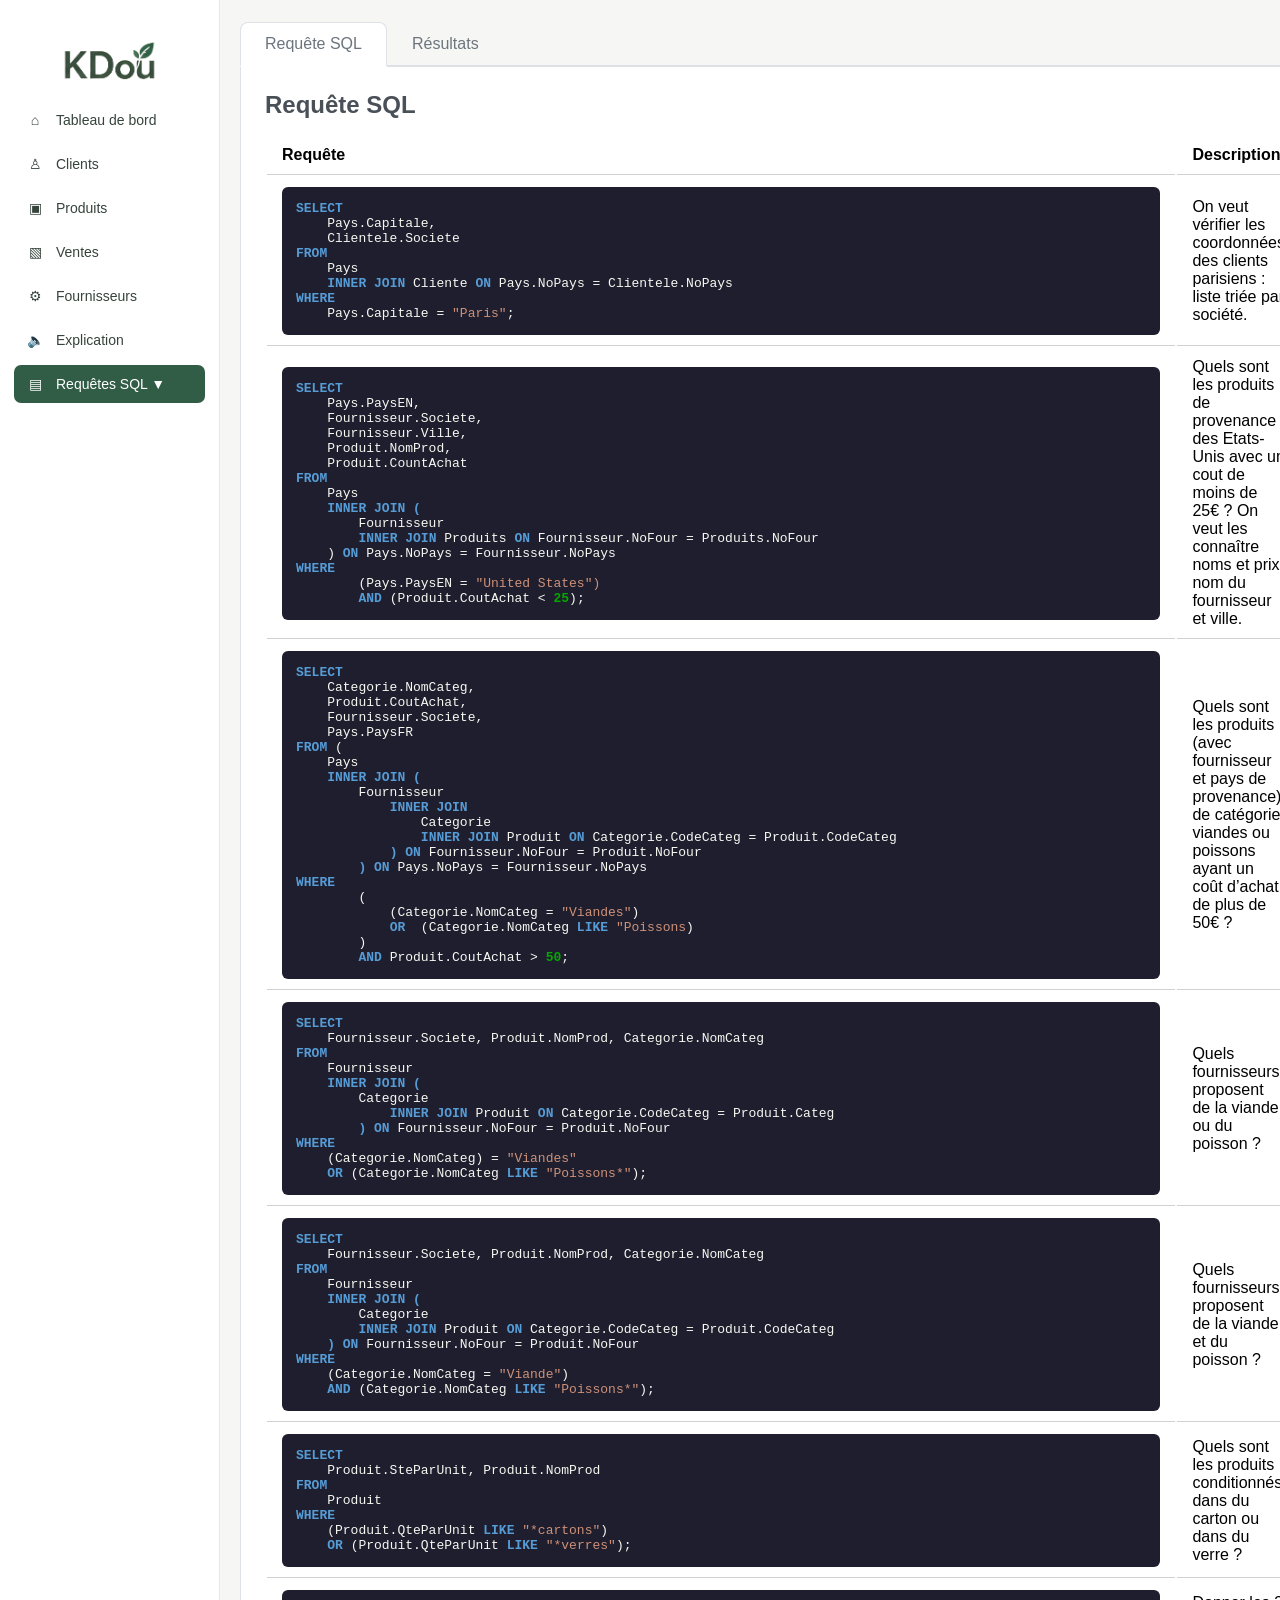
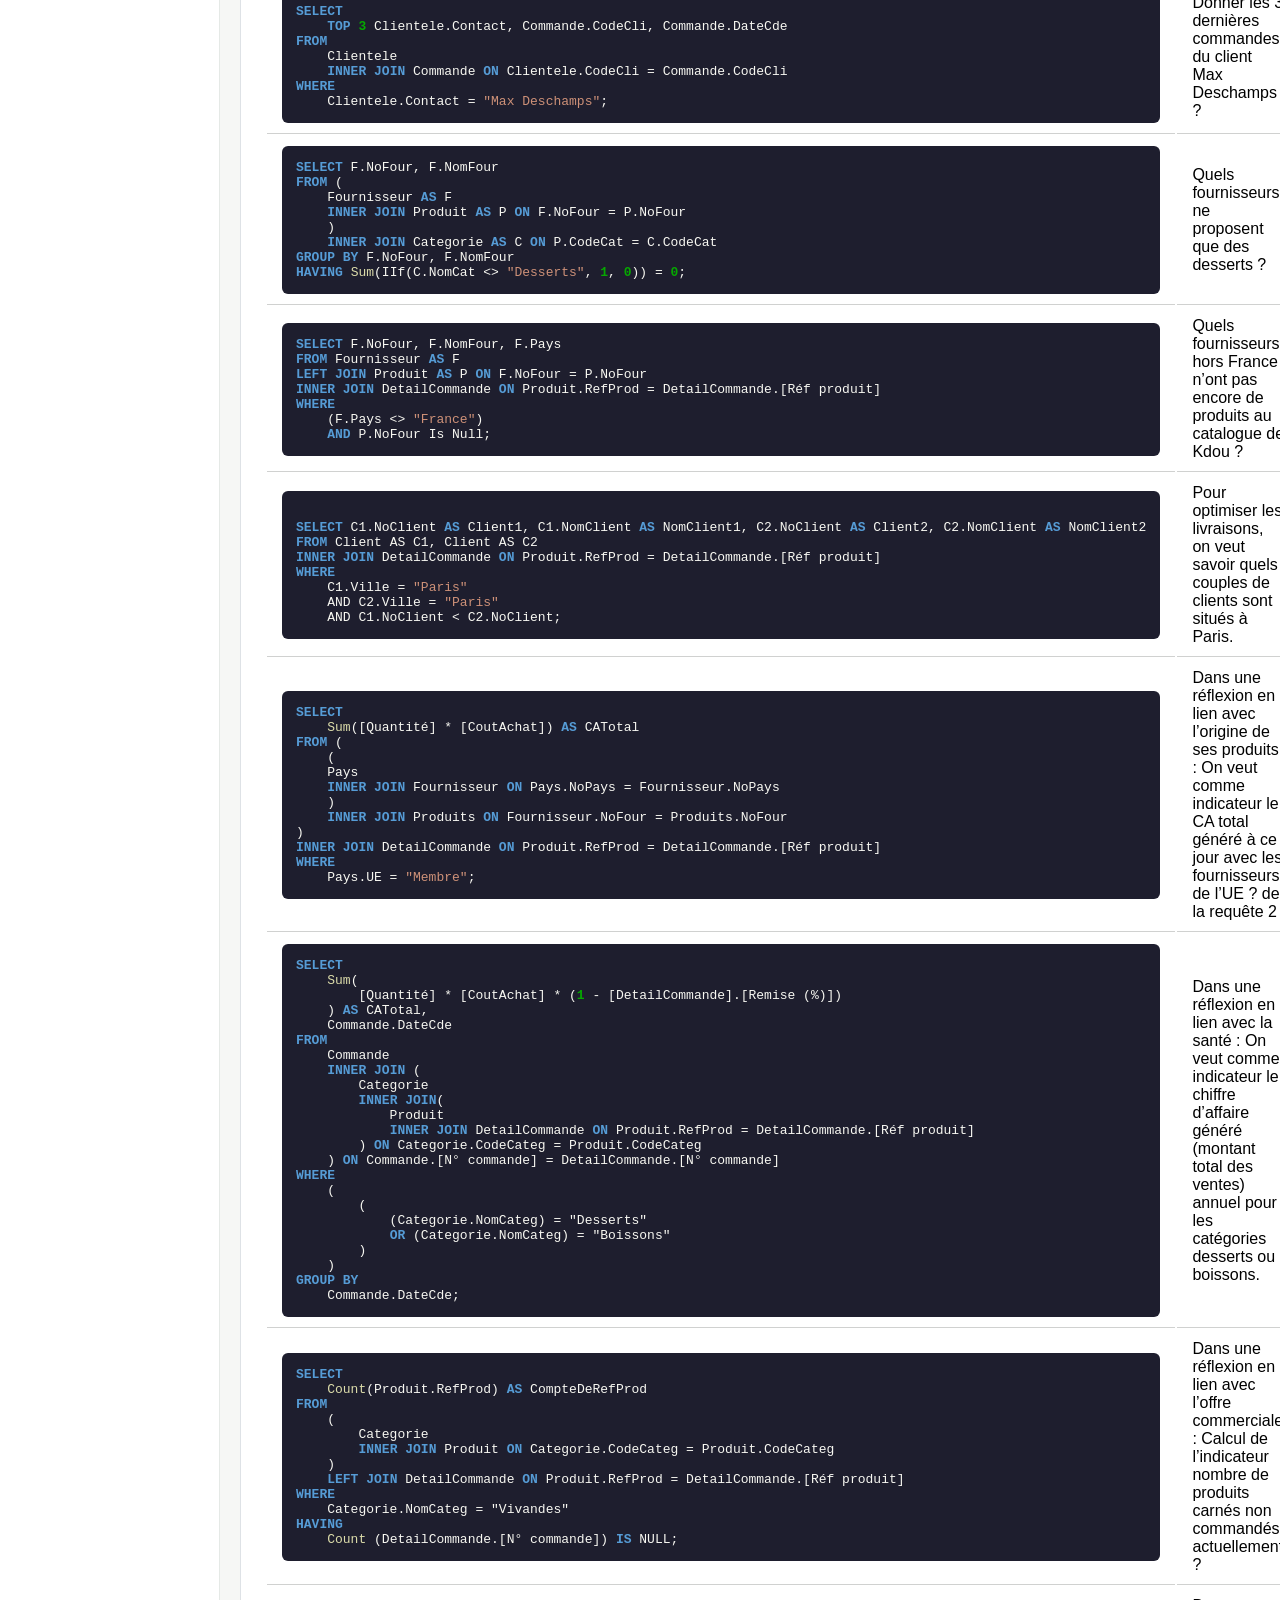
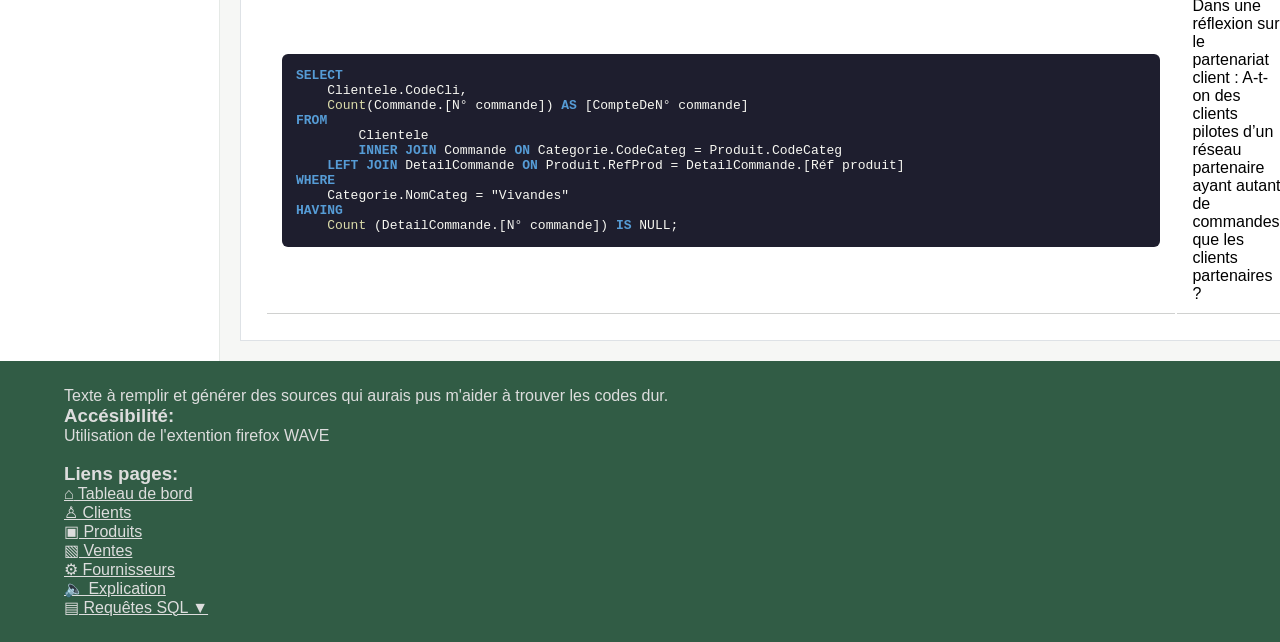
<file: index.html>
<!DOCTYPE html>
<html lang="en">
<head>
    <meta charset="UTF-8">
    <meta name="viewport" content="width=device-width, initial-scale=1.0">
    <link rel="stylesheet" href="style.css">
    <link rel="shortcut icon" href="image/logo_sf.png" type="image/x-icon">
    <title>SAE BD Kdou</title>
</head>
<body>
    <main class="layout">
        <aside class="sidebar">
            <div class="image-centree">
                <img src="image/logo_sf.png" alt="Logo de l'entreprise" width="50%" height="auto">
            </div>

            <nav aria-label="Navigation principale">
                <ul>
                    <li><a href="#"><span>⌂</span> Tableau de bord</a></li>
                    <li><a href="#"><span>♙</span> Clients</a></li>
                    <li><a href="#"><span>▣</span> Produits</a></li>
                    <li><a href="#"><span>▧</span> Ventes</a></li>
                    <li><a href="#"><span>⚙</span> Fournisseurs</a></li>
                    <li><a href="page_explication.html"><span>🔈</span> Explication</a></li>
                    <li><a class="active deroule" href="index.html"><span>▤</span> Requêtes SQL ▼</a>
                        <ul class="sous">
                            <li><a href="#re1">Requet 1</a></li>
                            <li><a href="#re2">Requet 2</a></li>
                            <li><a href="#re3">Requet 3</a></li>
                            <li><a href="#re4">Requet 4</a></li>
                            <li><a href="#re5">Requet 5</a></li>
                        </ul>
                    </li>
                </ul>
            </nav>
        </aside>

        <div class="container">
            <input type="radio" name="tabs" id="tab-signin" checked>
            <input type="radio" name="tabs" id="tab-signup">

            <div class="tab-navigation">
                <label for="tab-signin" class="tab-label">Requête SQL</label>
                <label for="tab-signup" class="tab-label">Résultats</label>
            </div>

            <div class="tab-content">
                <div class="tab-pane" id="signin">
                <h2>Requête SQL</h2>
                <table>
                    <thead>
                        <tr>
                            <th>Requête</th>
                            <th>Description</th>
                        </tr>
                    </thead>
                    <tbody>
                        <tr id="re1">
<td><code class="code"><span class="bl">SELECT</span>
    Pays.Capitale,
    Clientele.Societe
<span class="bl">FROM</span>
    Pays
    <span class="bl">INNER JOIN</span> Cliente <span class="bl">ON</span> Pays.NoPays = Clientele.NoPays
<span class="bl">WHERE</span>
    Pays.Capitale = <span class="str">"Paris"</span>;</code></td>
                        <td>On veut vérifier les coordonnées des clients parisiens : liste triée par société.</td>
                        </tr>
                        <tr>
<td><code class="code"><span class="bl">SELECT</span>
    Pays.PaysEN,
    Fournisseur.Societe,
    Fournisseur.Ville,
    Produit.NomProd,
    Produit.CountAchat
<span class="bl">FROM</span>
    Pays
    <span class="bl">INNER JOIN (</span> 
        Fournisseur 
        <span class="bl">INNER JOIN</span> Produits <span class="bl">ON</span> Fournisseur.NoFour = Produits.NoFour
    ) <span class="bl">ON</span> Pays.NoPays = Fournisseur.NoPays
<span class="bl">WHERE</span>
        (Pays.PaysEN = <span class="str">"United States")</span>
        <span class="bl">AND</span> (Produit.CoutAchat < <span class="gr">25</span>);</code></td>
                        <td>Quels sont les produits de provenance des Etats-Unis avec un cout de moins de 25€ ? On veut les connaître noms et prix, nom du fournisseur et ville.</td>
                        </tr>
                        <tr>
<td><code class="code"><span class="bl">SELECT</span>
    Categorie.NomCateg,
    Produit.CoutAchat,
    Fournisseur.Societe,
    Pays.PaysFR
<span class="bl">FROM</span> (
    Pays
    <span class="bl">INNER JOIN (</span> 
        Fournisseur 
            <span class="bl">INNER JOIN</span> 
                Categorie 
                <span class="bl">INNER JOIN</span> Produit <span class="bl">ON</span> Categorie.CodeCateg = Produit.CodeCateg
            <span class="bl">) ON</span> Fournisseur.NoFour = Produit.NoFour
        <span class="bl">) ON</span> Pays.NoPays = Fournisseur.NoPays
<span class="bl">WHERE</span>
        (
            (Categorie.NomCateg = <span class="str">"Viandes"</span>)
            <span class="bl">OR </span> (Categorie.NomCateg <span class="bl">LIKE</span> <span class="str">"Poissons</span>)
        )
        <span class="bl">AND</span> Produit.CoutAchat > <span class="gr">50</span>;</code></td>
                        <td>Quels sont les produits (avec fournisseur et pays de provenance) de catégorie viandes ou poissons ayant un coût d’achat de plus de 50€ ?</td>
                        </tr>
                        <tr>
<td><code class="code"><span class="bl">SELECT</span>
    Fournisseur.Societe, Produit.NomProd, Categorie.NomCateg
<span class="bl">FROM</span>
    Fournisseur
    <span class="bl">INNER JOIN ( </span> 
        Categorie 
            <span class="bl">INNER JOIN</span> Produit <span class="bl">ON</span> Categorie.CodeCateg = Produit.Categ
        <span class="bl">) ON</span> Fournisseur.NoFour = Produit.NoFour
<span class="bl">WHERE</span>
    (Categorie.NomCateg) = <span class="str">"Viandes"</span>
    <span class="bl">OR</span> (Categorie.NomCateg <span class="bl">LIKE</span> <span class="str">"Poissons*"</span>);</code></td>
                        <td>Quels fournisseurs proposent de la viande ou du poisson ?</td>
                        </tr>
                        <tr>
<td><code class="code"><span class="bl">SELECT</span>
    Fournisseur.Societe, Produit.NomProd, Categorie.NomCateg
<span class="bl">FROM</span>
    Fournisseur
    <span class="bl">INNER JOIN (</span>
        Categorie
        <span class="bl">INNER JOIN</span> Produit <span class="bl">ON</span> Categorie.CodeCateg = Produit.CodeCateg 
    <span class="bl">) ON</span> Fournisseur.NoFour = Produit.NoFour
<span class="bl">WHERE</span>
    (Categorie.NomCateg = <span class="str">"Viande"</span>)
    <span class="bl">AND</span> (Categorie.NomCateg <span class="bl">LIKE</span> <span class="str">"Poissons*"</span>);</code></td>
                        <td>Quels fournisseurs proposent de la viande et du poisson ?</td>
                        </tr>
                        <tr>
<td><code class="code"><span class="bl">SELECT</span>
    Produit.SteParUnit, Produit.NomProd
<span class="bl">FROM</span> 
    Produit
<span class="bl">WHERE</span>
    (Produit.QteParUnit <span class="bl">LIKE</span> <span class="str">"*cartons"</span>)
    <span class="bl">OR</span> (Produit.QteParUnit <span class="bl">LIKE</span> <span class="str">"*verres"</span>);</code></td>
                        <td>Quels sont les produits conditionnés dans du carton ou dans du verre ?</td>
                        </tr>
                        <tr>
<td><code class="code"><span class="bl">SELECT</span>
    <span class="bl">TOP</span> <span class="gr">3</span> Clientele.Contact, Commande.CodeCli, Commande.DateCde
<span class="bl">FROM</span> 
    Clientele
    <span class="bl">INNER JOIN</span> Commande <span class="bl">ON</span> Clientele.CodeCli = Commande.CodeCli
<span class="bl">WHERE</span>
    Clientele.Contact = <span class="str">"Max Deschamps"</span>;</code></td>
                        <td>Donner les 3 dernières commandes du client Max Deschamps ?</td>
                        </tr>
                        <tr>
<td><code class="code"><span class="bl">SELECT</span> F.NoFour, F.NomFour
<span class="bl">FROM</span> (
    Fournisseur <span class="bl">AS</span> F
    <span class="bl">INNER JOIN</span> Produit <span class="bl">AS</span> P <span class="bl">ON</span> F.NoFour = P.NoFour
    )
    <span class="bl">INNER JOIN</span> Categorie <span class="bl">AS</span> C <span class="bl">ON</span> P.CodeCat = C.CodeCat
<span class="bl">GROUP BY</span> F.NoFour, F.NomFour
<span class="bl">HAVING</span> <span class="fn">Sum</span>(IIf(C.NomCat <> <span class="str">"Desserts"</span>, <span class="gr">1</span>, <span class="gr">0</span>)) = <span class="gr">0</span>;</code></td>
                        <td>Quels fournisseurs ne proposent que des desserts ?</td>
                        </tr>
                        <tr>
<td><code class="code"><span class="bl">SELECT</span> F.NoFour, F.NomFour, F.Pays
<span class="bl">FROM</span> Fournisseur <span class="bl">AS</span> F
<span class="bl">LEFT JOIN</span> Produit <span class="bl">AS</span> P <span class="bl">ON</span> F.NoFour = P.NoFour
<span class="bl">INNER JOIN</span> DetailCommande <span class="bl">ON</span> Produit.RefProd = DetailCommande.[Réf produit]
<span class="bl">WHERE</span>
    (F.Pays <> <span class="str">"France"</span>)
    <span class="bl">AND</span> P.NoFour Is Null;</code></td>
                        <td>Quels fournisseurs hors France n’ont pas encore de produits au catalogue de Kdou ?</td>
                        </tr>
                        <tr>
<td><code class="code">
<span class="bl">SELECT</span> C1.NoClient <span class="bl">AS</span> Client1, C1.NomClient <span class="bl">AS</span> NomClient1, C2.NoClient <span class="bl">AS</span> Client2, C2.NomClient <span class="bl">AS</span> NomClient2
<span class="bl">FROM</span> Client AS C1, Client AS C2
<span class="bl">INNER JOIN</span> DetailCommande <span class="bl">ON</span> Produit.RefProd = DetailCommande.[Réf produit]
<span class="bl">WHERE</span>
    C1.Ville = <span class="str">"Paris"</span>
    AND C2.Ville = <span class="str">"Paris"</span>
    AND C1.NoClient < C2.NoClient;</code></td>
                        <td>Pour optimiser les livraisons, on veut savoir quels couples de clients sont situés à Paris.</td>
                        </tr>
                        <tr id="re2">
<td><code class="code"><span class="bl">SELECT</span>
    <span class="fn">Sum</span>([Quantité] * [CoutAchat]) <span class="bl">AS</span> CATotal
<span class="bl">FROM</span> (
    (
    Pays
    <span class="bl">INNER JOIN</span> Fournisseur <span class="bl">ON</span> Pays.NoPays = Fournisseur.NoPays
    )
    <span class="bl">INNER JOIN</span> Produits <span class="bl">ON</span> Fournisseur.NoFour = Produits.NoFour
)
<span class="bl">INNER JOIN</span> DetailCommande <span class="bl">ON</span> Produit.RefProd = DetailCommande.[Réf produit]
<span class="bl">WHERE</span>
    Pays.UE = <span class="str">"Membre"</span>;</code>
                        <td>Dans une réflexion en lien avec l’origine de ses produits : On veut comme indicateur le CA total généré à ce jour avec les fournisseurs de l’UE ? de la requête 2</td>
                        </tr>
                        <tr id="re3">
<td><code class="code"><span class="bl">SELECT</span>
    <span class="fn">Sum</span>(
        [Quantité] * [CoutAchat] * (<span class="gr">1</span> - [DetailCommande].[Remise (%)])
    ) <span class="bl">AS</span> CATotal,
    Commande.DateCde
<span class="bl">FROM</span> 
    Commande
    <span class="bl">INNER JOIN</span> (
        Categorie
        <span class="bl">INNER JOIN</span>(
            Produit
            <span class="bl">INNER JOIN</span> DetailCommande <span class="bl">ON</span> Produit.RefProd = DetailCommande.[Réf produit]
        ) <span class="bl">ON</span> Categorie.CodeCateg = Produit.CodeCateg
    ) <span class="bl">ON</span> Commande.[N° commande] = DetailCommande.[N° commande]
<span class="bl">WHERE</span>
    (
        (
            (Categorie.NomCateg) = "Desserts"
            <span class="bl">OR</span> (Categorie.NomCateg) = "Boissons"
        )
    )
<span class="bl">GROUP BY</span> 
    Commande.DateCde;</code></td>
                            <td>Dans une réflexion en lien avec la santé : On veut comme indicateur le chiffre d’affaire généré (montant total des ventes) annuel pour les catégories desserts ou boissons.</td>
                        </tr>
                        <tr id="re4">
<td><code class="code"><span class="bl">SELECT</span>
    <span class="fn">Count</span>(Produit.RefProd) <span class="bl">AS</span> CompteDeRefProd
<span class="bl">FROM</span> 
    (
        Categorie
        <span class="bl">INNER JOIN</span> Produit <span class="bl">ON</span> Categorie.CodeCateg = Produit.CodeCateg
    )
    <span class="bl">LEFT JOIN</span> DetailCommande <span class="bl">ON</span> Produit.RefProd = DetailCommande.[Réf produit]
<span class="bl">WHERE</span>
    Categorie.NomCateg = "Vivandes"
<span class="bl">HAVING</span>
    <span class="fn">Count</span> (DetailCommande.[N° commande]) <span class="bl">IS</span> NULL;</code></td>
                            <td>Dans une réflexion en lien avec l’offre commerciale : Calcul de l’indicateur nombre de produits carnés non commandés actuellement ?</td>
                        </tr>
                        <tr id="re5">
<td><code class="code"><span class="bl">SELECT</span>
    Clientele.CodeCli,
    <span class="fn">Count</span>(Commande.[N° commande]) <span class="bl">AS</span> [CompteDeN° commande]
<span class="bl">FROM</span> 
        Clientele
        <span class="bl">INNER JOIN</span> Commande <span class="bl">ON</span> Categorie.CodeCateg = Produit.CodeCateg
    <span class="bl">LEFT JOIN</span> DetailCommande <span class="bl">ON</span> Produit.RefProd = DetailCommande.[Réf produit]
<span class="bl">WHERE</span>
    Categorie.NomCateg = "Vivandes"
<span class="bl">HAVING</span>
    <span class="fn">Count</span> (DetailCommande.[N° commande]) <span class="bl">IS</span> NULL;</code></td>
                            <td>Dans une réflexion sur le partenariat client : A-t-on des clients pilotes d’un réseau partenaire ayant autant de commandes que les clients partenaires ?</td>
                        </tr>
                    </tbody>
                </table>
                </div>
                <div class="tab-pane" id="signup">
                    <h2>Résultats</h2>
                    <p>Les résultats des requêtes SQL seront affichés ici.</p>
                    <ul class="result-list">
                        <li class="result-list2">✅ Validé</li>
                        <li class="result-list2">✅ Validé</li>
                        <li class="result-list2">✅ Validé</li>
                        <li class="result-list2">✅ Validé</li>
                        <li class="result-list2">✅ Validé</li>
                        <li class="result-list2">✅ Validé</li>
                        <li class="result-list2">✅ Validé</li>
                        <li class="result-list2">✅ Validé</li>
                        <li class="result-list2">✅ Validé</li>
                        <li class="result-list2">✅ Validé</li>
                        <li class="result-list2">✅ Validé</li>
                        <li class="result-list2">✅ Validé</li>
                        <li class="result-list2">✅ Validé</li>
                        <li class="result-list2">✅ Validé</li>
                    </ul>
                </div>
            </div>
        </div>








        
    </main>
    <footer>
        <p>Texte à remplir et générer des sources qui aurais pus m'aider à trouver les codes dur.</p>
        <h3>Accésibilité:</h3>
        <p>Utilisation de l'extention firefox WAVE</p><br>
        <h3>Liens pages:</h3>
        <ul>
            <li><a href="#"><span>⌂</span> Tableau de bord</a></li>
            <li><a href="#"><span>♙</span> Clients</a></li>
            <li><a href="#"><span>▣</span> Produits</a></li>
            <li><a href="#"><span>▧</span> Ventes</a></li>
            <li><a href="#"><span>⚙</span> Fournisseurs</a></li>
            <li><a href="page_explication.html"><span>🔈</span> Explication</a></li>
            <li><a href="index.html"><span>▤</span> Requêtes SQL ▼</a>
                <ul class="sous">
                    <li><a href="#">Requet 1</a></li>
                    <li><a href="#">Requet 2</a></li>
                    <li><a href="#">Requet 3</a></li>
                    <li><a href="#">Requet 4</a></li>
                    <li><a href="#">Requet 5</a></li>
                </ul>
            </li>
        </ul>
    </footer>
</body>
</html>
</file>
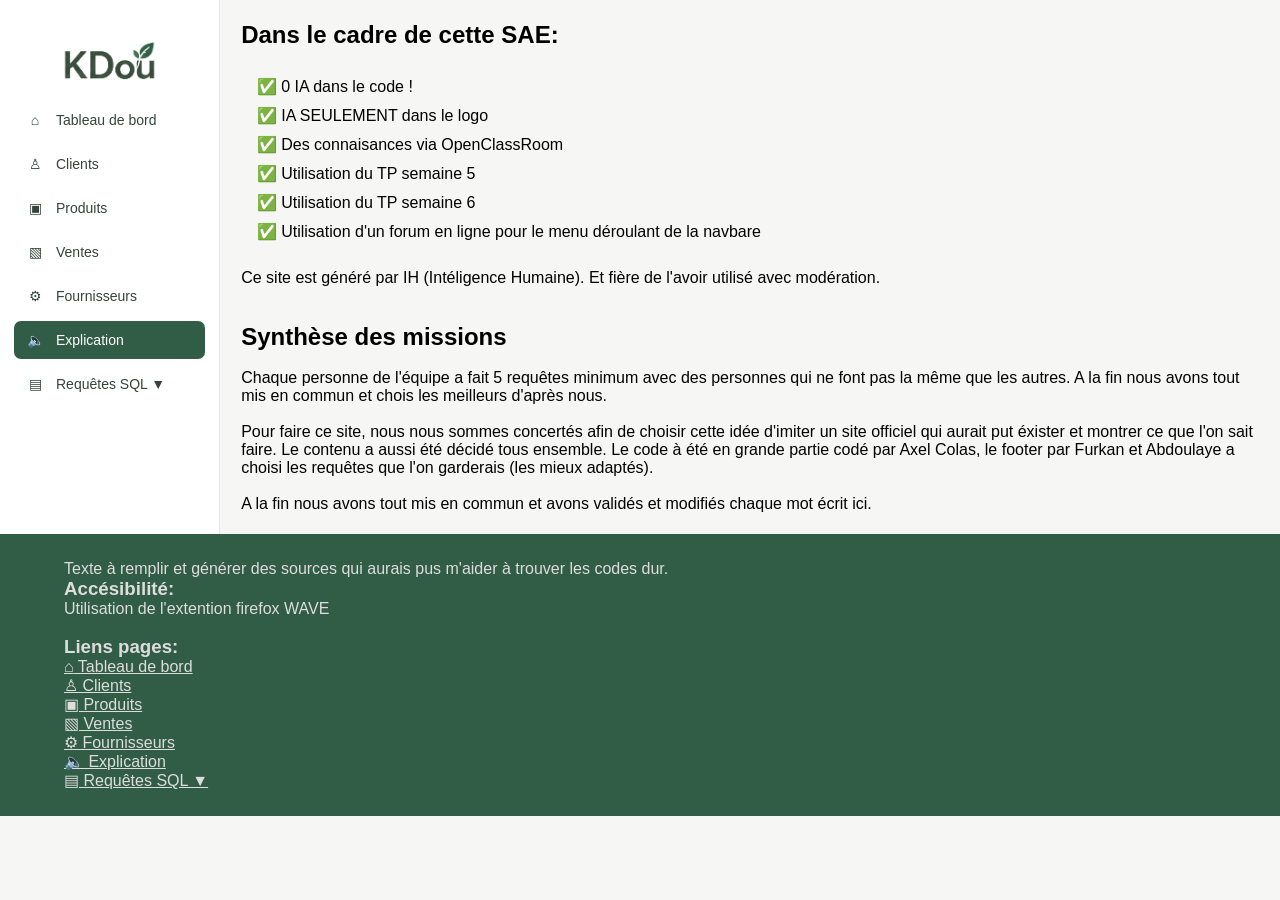
<file: page_explication.html>
<!DOCTYPE html>
<html lang="fr">
<head>
    <meta charset="UTF-8">
    <meta name="viewport" content="width=device-width, initial-scale=1.0">
    <link rel="stylesheet" href="style.css">
    <link rel="shortcut icon" href="image/logo_sf.png" type="image/x-icon">
    <title>Explication</title>
</head>
<body>
    <main class="layout">
        <aside class="sidebar">
            <div class="image-centree">
                <img src="image/logo_sf.png" alt="Logo de l'entreprise" width="50%" height="auto">
            </div>

            <nav aria-label="Navigation principale">
                <ul>
                    <li><a href="#"><span>⌂</span> Tableau de bord</a></li>
                    <li><a href="#"><span>♙</span> Clients</a></li>
                    <li><a href="#"><span>▣</span> Produits</a></li>
                    <li><a href="#"><span>▧</span> Ventes</a></li>
                    <li><a href="#"><span>⚙</span> Fournisseurs</a></li>
                    <li><a class="active" href="page_explication.html"><span>🔈</span> Explication</a></li>
                    <li><a class="deroule" href="index.html"><span>▤</span> Requêtes SQL ▼</a>
                        <ul class="sous">
                            <li><a href="index.html#re1">Requet 1</a></li>
                            <li><a href="index.html#re2">Requet 2</a></li>
                            <li><a href="index.html#re3">Requet 3</a></li>
                            <li><a href="index.html#re4">Requet 4</a></li>
                            <li><a href="index.html#re5">Requet 5</a></li>
                        </ul>
                    </li>
                </ul>
            </nav>
        </aside>
        <section class="explic">
            <h1>Dans le cadre de cette SAE:</h1>
            <br>
            <ul class="expli">
                <li>0 IA dans le code !</li>
                <li>IA SEULEMENT dans le logo</li>
                <li>Des connaisances via OpenClassRoom</li>
                <li>Utilisation du TP semaine 5</li>
                <li>Utilisation du TP semaine 6</li>
                <li>Utilisation d'un forum en ligne pour le menu déroulant de la navbare</li>
            </ul>
            <br>
            <p>Ce site est généré par IH (Intéligence Humaine). Et fière de l'avoir utilisé avec modération.</p>

            <br><br>
            <h1>Synthèse des missions</h1>
            <br>
            <p>Chaque personne de l'équipe a fait 5 requêtes minimum avec des personnes qui ne font pas la même que les autres. A la fin nous avons tout mis en commun et chois les meilleurs d'après nous.<br><br>
            Pour faire ce site, nous nous sommes concertés afin de choisir cette idée d'imiter un site officiel qui aurait put éxister et montrer ce que l'on sait faire. Le contenu a aussi été décidé tous ensemble. Le code à été en grande partie codé par Axel Colas, le footer par Furkan et Abdoulaye a choisi les requêtes que l'on garderais (les mieux adaptés).<br><br>
            A la fin nous avons tout mis en commun et avons validés et modifiés chaque mot écrit ici.</p>
        </section>
    </main>
    <footer>
        <p>Texte à remplir et générer des sources qui aurais pus m'aider à trouver les codes dur.</p>
        <h3>Accésibilité:</h3>
        <p>Utilisation de l'extention firefox WAVE</p><br>
        <h3>Liens pages:</h3>
        <ul>
            <li><a href="#"><span>⌂</span> Tableau de bord</a></li>
            <li><a href="#"><span>♙</span> Clients</a></li>
            <li><a href="#"><span>▣</span> Produits</a></li>
            <li><a href="#"><span>▧</span> Ventes</a></li>
            <li><a href="#"><span>⚙</span> Fournisseurs</a></li>
            <li><a href="page_explication.html"><span>🔈</span> Explication</a></li>
            <li><a href="index.html"><span>▤</span> Requêtes SQL ▼</a>
                <ul class="sous">
                    <li><a href="#">Requet 1</a></li>
                    <li><a href="#">Requet 2</a></li>
                    <li><a href="#">Requet 3</a></li>
                    <li><a href="#">Requet 4</a></li>
                    <li><a href="#">Requet 5</a></li>
                </ul>
            </li>
        </ul>
    </footer>
</body>
</html>
</file>
<file: style.css>
/* Général */
:root {
  /* Couleurs primaires */
  --color-bg: #315c45;
  --color-primary-focus: oklch(0.578 0.228 260.025 / 0.25);

  /* Couleurs de texte */
  --color-text-body: oklch(0.428 0.015 248.172);
  --color-text-muted: oklch(0.558 0.016 244.893);

  /* Couleurs de fond */
  --color-background-surface: oklch(1 0 none);
  --color-background-hover: oklch(0.91 0 0);

  /* Couleurs de bordure */
  --color-border-light: oklch(0.911 0.007 247.901);
  --color-border-input: oklch(0.867 0.011 247.949);
}

* {
  box-sizing: border-box;
  margin: 0;
  padding: 0;
}

body {
  font-family: Arial, sans-serif;
  background-color: #f6f7f5;
}

/* Barre de Navigation */
.layout {
  display: grid;
  grid-template-columns: 220px 1fr;
  
}

.sidebar {
  padding: 20px 14px;
  background-color: #fff;
  border-right: 1px solid #e5e9e6;
}

.image-centree {
  display: flex;
  justify-content: center; /* centre horizontalement */
  align-items: center;     /* centre verticalement */
}

.sidebar ul {
  display: flex;
  flex-direction: column;
  gap: 6px;
  list-style: none;
}

.sidebar ul.sous {
  display: none;
  position: absolute;
  z-index: 1000;
  width: 180px;
  background-color: white;
  box-shadow: 0 1px 4px #ccc;
}

.sidebar li:hover > ul.sous {
  display: block;
}

.sidebar nav a {
  display: flex;
  align-items: center;
  gap: 12px;
  padding: 11px 12px;
  border-radius: 7px;
  color: #36443c;
  font-size: 14px;
  text-decoration: none;
}

.sidebar nav a span {
  width: 18px;
  text-align: center;
}

.sidebar nav a:hover,
.sidebar nav a.active {
  color: #fff;
  background-color: var(--color-bg);
}

nav ul::after{
  content: "";
  display: table;
  clear: both;
}

.sous{
  display: none;
  box-shadow: 0px 1px 2px #CCC;
  background-color: white;
  position: absolute;
  width: 10%;
  z-index: 1000;
}

ul li:hover .sous{
  display: block;
}

.sous li{
  float: none;
  width: 100%;
  text-align: left;
}

.sous a{
  padding: 10px;
  border-bottom: none;
}

.deroulant > a::after{
  content:" ▼";
}


/* Main */
.main {
  padding: 32px;
}

/* Différencier les pages */
.tab-label:hover {
  background: var(--color-background-hover);
}

#tab-signin:checked ~ .tab-navigation > .tab-label[for="tab-signin"] {
  background: var(--color-background-surface);
  border-color: var(--color-border-light);
  border-bottom: 2px solid var(--color-background-surface);
}

#tab-signup:checked ~ .tab-navigation > .tab-label[for="tab-signup"] {
  color: var(--color-primary);
  background: var(--color-background-surface);
  border-color: var(--color-border-light);
  border-bottom: 2px solid var(--color-background-surface);
}

#tab-signin:checked ~ .tab-content > #signin{
  display: block;
}

#tab-signin ~ .tab-content > #signup{
  display: none;
}

#tab-signup:checked ~ .tab-content > #signup{
  display: block;
}

#tab-signup ~ .tab-content > #signin{
  display: none;
}

.container {
  max-width: 1200px;
  margin: 0 auto;
  padding: 20px;
}

h2 {
  color: var(--color-text-body);
  margin-bottom: 15px;
  font-size: 1.5rem;
}

.tab-navigation {
  display: flex;
  gap: 0;
  border-bottom: 2px solid var(--color-border-light);
}

.tab-label {
  padding: 12px 24px;
  cursor: pointer;
  border: 1px solid transparent;
  border-bottom: none;
  background: transparent;
  color: var(--color-text-muted);
  border-radius: 8px 8px 0 0;
  font-weight: 500;
  position: relative;
  bottom: -2px;
}

input[name="tabs"] {
  position: absolute;
  opacity: 0;
  width: 0;
  height: 0;
  margin: 0;
}

.tab-content {
  background: var(--color-background-surface);
  padding: 24px;
  border: 1px solid var(--color-border-light);
  border-top: none;
}

.link-forgot {
  color: var(--color-primary);
  text-decoration: none;
  font-size: 0.9rem;
}

.form-grid {
  display: flex;
  flex-direction: column;
  gap: 16px;
}

.form-group {
  display: flex;
  flex-direction: column;
  gap: 6px;
}

.form-group label {
  font-weight: 500;
  color: var(--color-text-body);
  font-size: 0.95rem;
}

.form-actions {
  display: flex;
  gap: 12px;
  align-items: center;
  margin-top: 8px;
}

.btn {
  padding: 10px 20px;
  border: none;
  border-radius: 4px;
  font-size: 1rem;
  font-weight: 500;
  cursor: pointer;
  text-decoration: none;
  display: inline-block;
}

.form-group input[type="email"],
.form-group input[type="password"] {
  padding: 10px 12px;
  border: 1px solid var(--color-border-input);
  border-radius: 4px;
  font-size: 1rem;
}

.form-group input[type="email"]:focus,
.form-group input[type="password"]:focus {
  outline: none;
  border-color: var(--color-primary);
  box-shadow: 0 0 0 3px var(--color-primary-focus);
}

@media (max-width: 768px) {
  /* Main */
  .main {
      padding: 20px;
  }
  /* Adaptation de la navbar */
  .layout {
      grid-template-columns: 1fr;
  }

  .sidebar {
      border-right: none;
      border-bottom: 1px solid #e5e9e6;
  }

  .sidebar ul {
      flex-direction: row;
      flex-wrap: wrap;
  }

  /* Adaptation container */
  .container {
    padding: 12px;
  }

  .tab-label {
    padding: 10px 16px;
    font-size: 0.9rem;
  }

  .tab-content {
    padding: 16px;
  }

  .form-actions {
    flex-direction: column;
    align-items: stretch;
  }

  .btn {
    width: 100%;
  }

  .image-centree img {
    display: none;
  }
}

/* Tableau des solutions */
th, td {
    border-bottom: 1px solid #d0d1d0;
    padding: 10px 15px;
    text-align: left;
}

/* Code dans le tableau */
.code {
    font-family: 'Courier New', Courier, monospace;
    background-color: #292929;
    color: #f8f8f2;
    padding: 2px 4px;
    border-radius: 4px;
}

.result {
    margin-top: 75px;
}

.result-list{
    list-style: disc;
    padding: 7px 20px;
}

.result-list2{
    list-style: disc;
    padding: 7px 0;
}

.code {
    display: block;
    width: 100%;
    height: 100%;
    white-space: pre;
    background: #1e1e2e;
    color: #f8f8f2;
    padding: 14px;
    border-radius: 6px;
    font-family: Consolas, 'Courier New', monospace;
    font-size: 13px;
}

.bl  { color: #569cd6; font-weight: bold; }  /* mots-clés */
.gr  { color: #06a700; font-weight: bold; }  /* nombre */
.fn  { color: #dcdcaa; }                     /* fonctions */
.str { color: #ce9178; }                     /* chaînes */

/* Footer */
footer {
    background-color: var(--color-bg);
    color: #DDD;
    padding: 2% 5%;
}

footer a{
    color: #DDD ;
}

footer a:hover {
    color: #ff0000;
}

footer ul {
  list-style-type: none;
}

footer li ul li {
  color: var(--color-bg);
}


/* EXPLICATION */
.explic {
  margin: 2%;
}

@counter-style valider{
  system: fixed;
  symbols: ✅ ✅ ✅ ✅ ✅ ✅;
  suffix: " ";
}
.expli {
  list-style-type: valider;
  margin: 10px 40px;
}

.expli li {
  margin: 10px 0;
}
</file>
